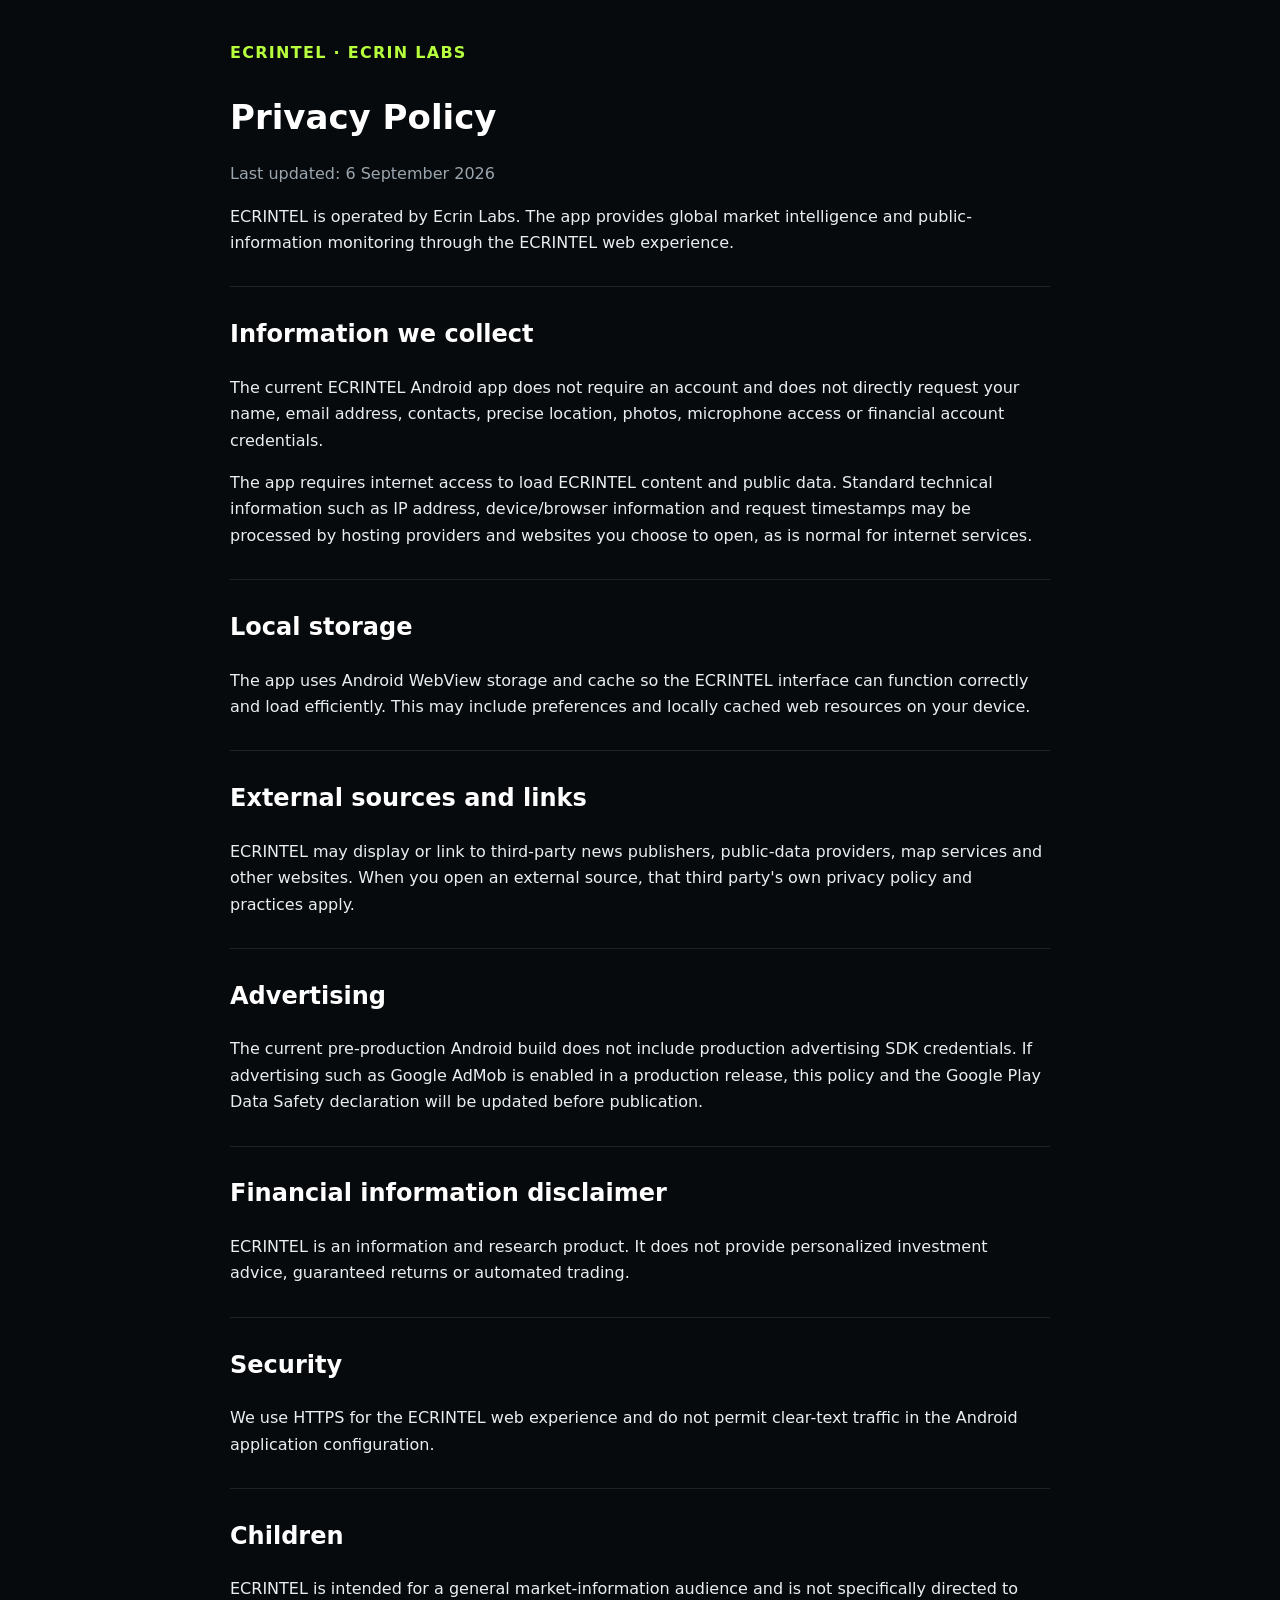
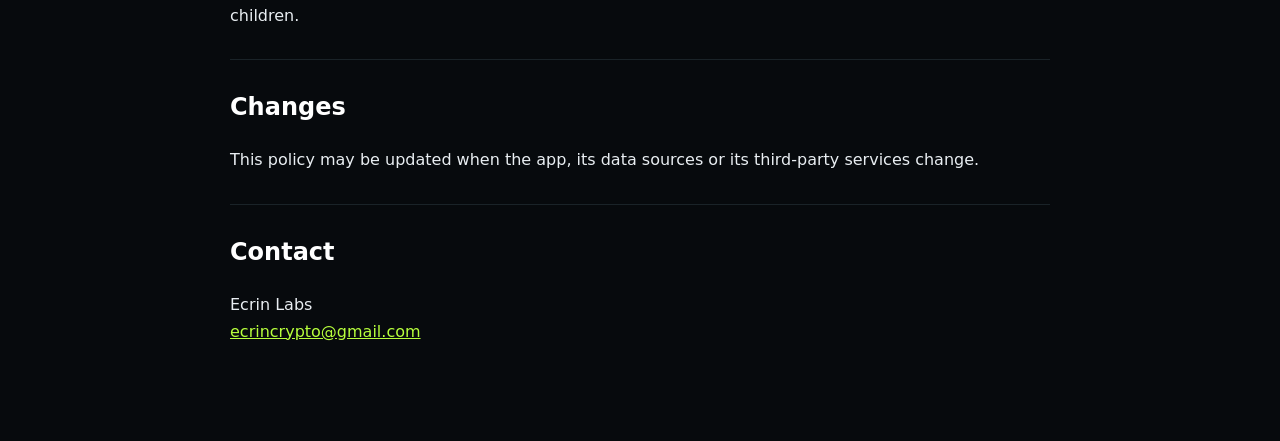
<file: privacy.html>
<!doctype html>
<html lang="en">
<head>
<meta charset="utf-8" />
<meta name="viewport" content="width=device-width,initial-scale=1" />
<title>ECRINTEL Privacy Policy</title>
<meta name="description" content="Privacy Policy for the ECRINTEL global market intelligence application by Ecrin Labs." />
<style>
body{margin:0;background:#070a0d;color:#e9eef2;font:16px/1.65 system-ui,-apple-system,Segoe UI,Roboto,sans-serif}main{max-width:820px;margin:auto;padding:40px 20px 80px}h1,h2{color:#fff}h1{font-size:34px;margin-bottom:4px}.brand{color:#b7ff3c;font-weight:800;letter-spacing:.08em}.muted{color:#9aa5ad}a{color:#b7ff3c}section{margin-top:30px;padding-top:8px;border-top:1px solid #1a2328}</style>
</head>
<body><main>
<div class="brand">ECRINTEL · ECRIN LABS</div>
<h1>Privacy Policy</h1><p class="muted">Last updated: 6 September 2026</p>
<p>ECRINTEL is operated by Ecrin Labs. The app provides global market intelligence and public-information monitoring through the ECRINTEL web experience.</p>
<section><h2>Information we collect</h2><p>The current ECRINTEL Android app does not require an account and does not directly request your name, email address, contacts, precise location, photos, microphone access or financial account credentials.</p><p>The app requires internet access to load ECRINTEL content and public data. Standard technical information such as IP address, device/browser information and request timestamps may be processed by hosting providers and websites you choose to open, as is normal for internet services.</p></section>
<section><h2>Local storage</h2><p>The app uses Android WebView storage and cache so the ECRINTEL interface can function correctly and load efficiently. This may include preferences and locally cached web resources on your device.</p></section>
<section><h2>External sources and links</h2><p>ECRINTEL may display or link to third-party news publishers, public-data providers, map services and other websites. When you open an external source, that third party's own privacy policy and practices apply.</p></section>
<section><h2>Advertising</h2><p>The current pre-production Android build does not include production advertising SDK credentials. If advertising such as Google AdMob is enabled in a production release, this policy and the Google Play Data Safety declaration will be updated before publication.</p></section>
<section><h2>Financial information disclaimer</h2><p>ECRINTEL is an information and research product. It does not provide personalized investment advice, guaranteed returns or automated trading.</p></section>
<section><h2>Security</h2><p>We use HTTPS for the ECRINTEL web experience and do not permit clear-text traffic in the Android application configuration.</p></section>
<section><h2>Children</h2><p>ECRINTEL is intended for a general market-information audience and is not specifically directed to children.</p></section>
<section><h2>Changes</h2><p>This policy may be updated when the app, its data sources or its third-party services change.</p></section>
<section><h2>Contact</h2><p>Ecrin Labs<br><a href="mailto:ecrincrypto@gmail.com">ecrincrypto@gmail.com</a></p></section>
</main></body></html>
</file>
